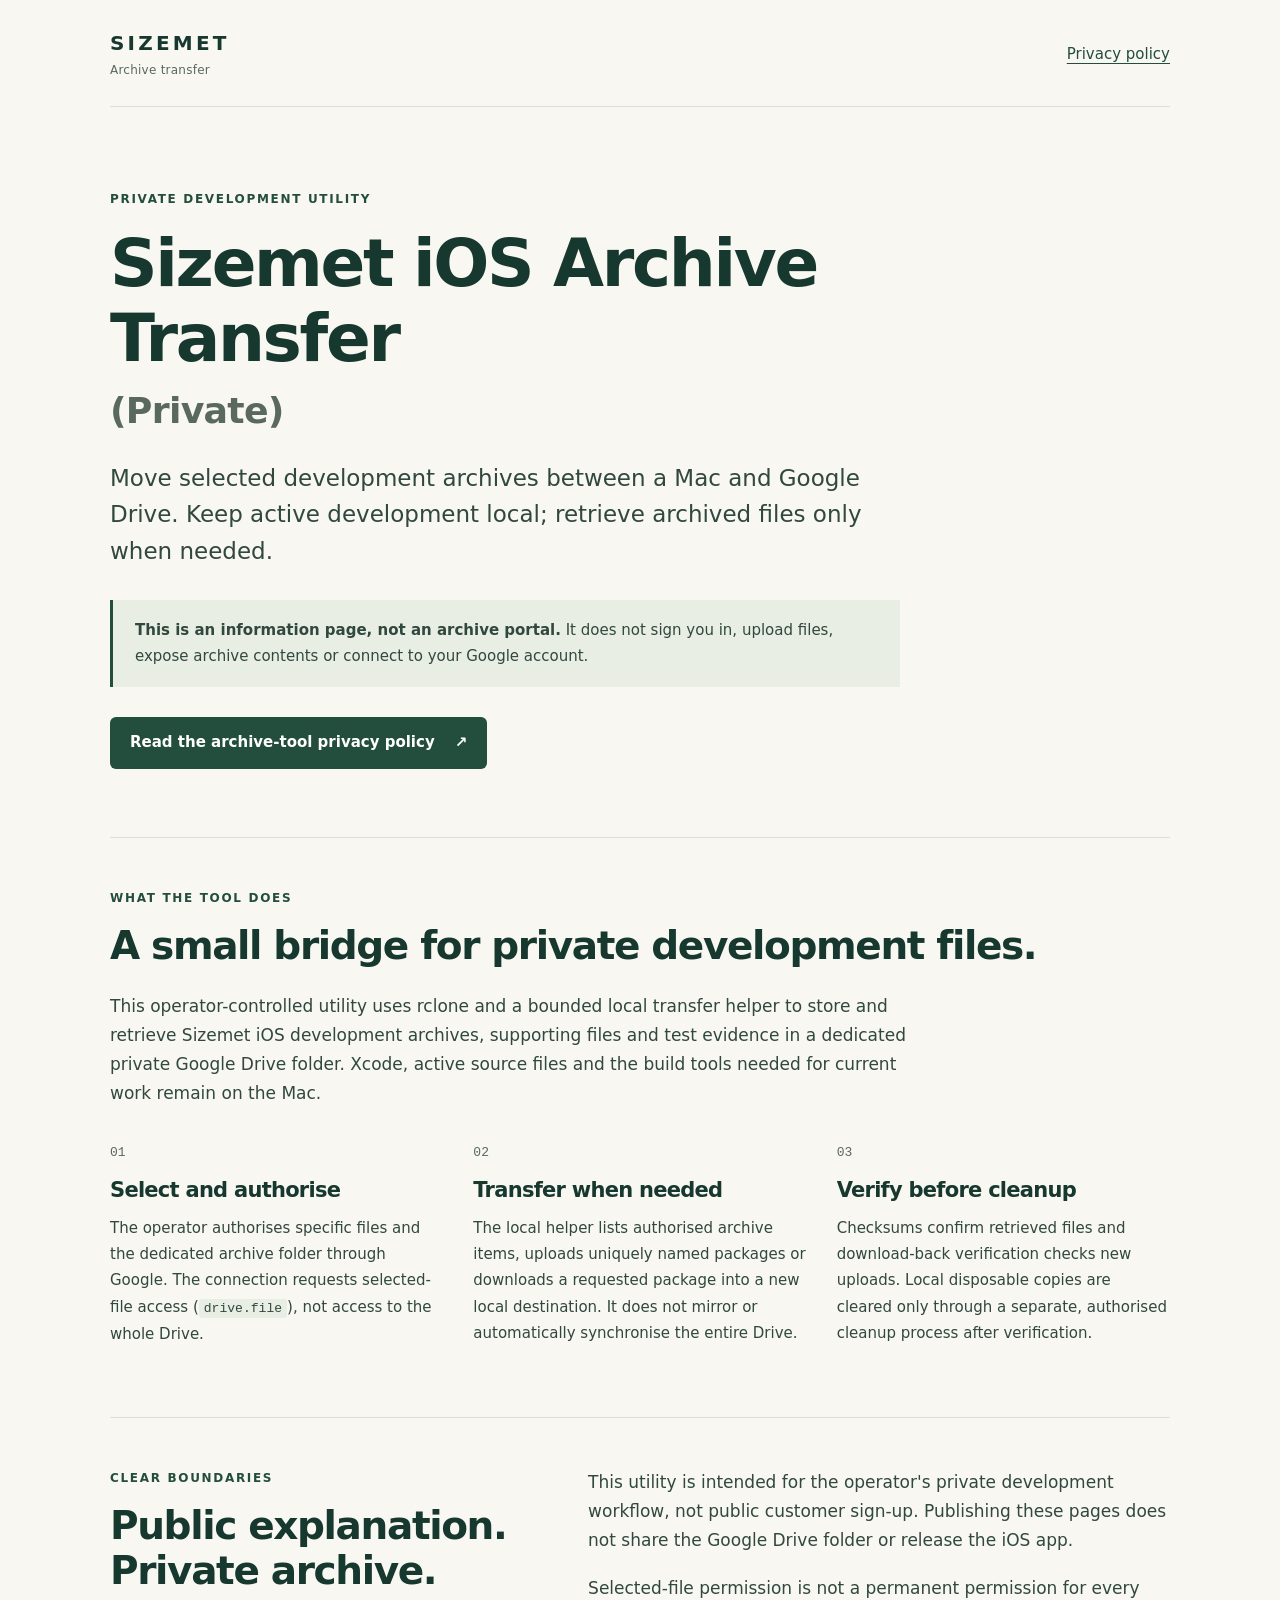
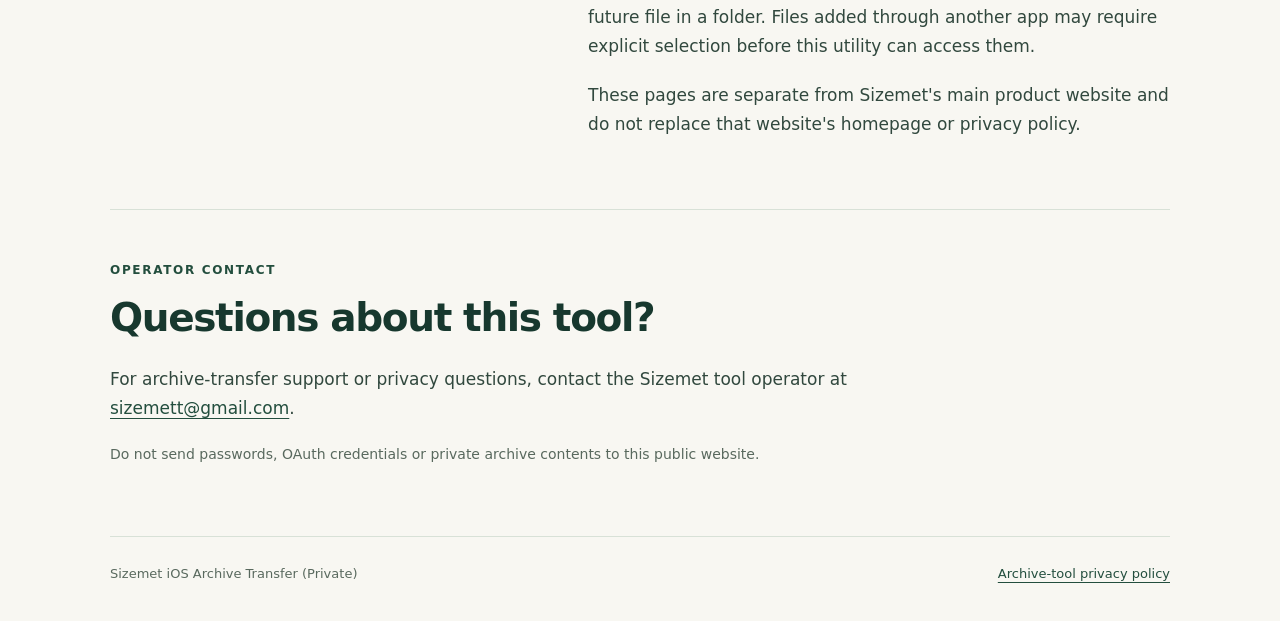
<file: index.html>
<!doctype html>
<html lang="en">
<head>
  <meta charset="utf-8">
  <meta name="viewport" content="width=device-width, initial-scale=1">
  <meta name="description" content="Information about Sizemet iOS Archive Transfer (Private), a local utility for securely transferring selected development archives to and from Google Drive.">
  <meta name="referrer" content="no-referrer">
  <title>Sizemet iOS Archive Transfer (Private)</title>
  <link rel="stylesheet" href="styles.css">
</head>
<body>
  <a class="skip-link" href="#main">Skip to content</a>
  <header class="site-header wrap">
    <a class="wordmark" href="./" aria-label="Archive-tool information page">SIZEMET <span>Archive transfer</span></a>
    <nav aria-label="Main navigation"><a href="privacy.html">Privacy policy</a></nav>
  </header>
  <main id="main" class="wrap">
    <section class="hero" aria-labelledby="page-title">
      <p class="eyebrow">Private development utility</p>
      <h1 id="page-title">Sizemet iOS Archive Transfer <span>(Private)</span></h1>
      <p class="lead">Move selected development archives between a Mac and Google Drive. Keep active development local; retrieve archived files only when needed.</p>
      <p class="notice"><strong>This is an information page, not an archive portal.</strong> It does not sign you in, upload files, expose archive contents or connect to your Google account.</p>
      <a class="button" href="privacy.html">Read the archive-tool privacy policy <span aria-hidden="true">↗</span></a>
    </section>
    <section class="section" aria-labelledby="purpose-title">
      <p class="eyebrow">What the tool does</p>
      <h2 id="purpose-title">A small bridge for private development files.</h2>
      <p>This operator-controlled utility uses rclone and a bounded local transfer helper to store and retrieve Sizemet iOS development archives, supporting files and test evidence in a dedicated private Google Drive folder. Xcode, active source files and the build tools needed for current work remain on the Mac.</p>
      <ol class="steps">
        <li><h3>Select and authorise</h3><p>The operator authorises specific files and the dedicated archive folder through Google. The connection requests selected-file access (<code>drive.file</code>), not access to the whole Drive.</p></li>
        <li><h3>Transfer when needed</h3><p>The local helper lists authorised archive items, uploads uniquely named packages or downloads a requested package into a new local destination. It does not mirror or automatically synchronise the entire Drive.</p></li>
        <li><h3>Verify before cleanup</h3><p>Checksums confirm retrieved files and download-back verification checks new uploads. Local disposable copies are cleared only through a separate, authorised cleanup process after verification.</p></li>
      </ol>
    </section>
    <section class="section boundary" aria-labelledby="boundary-title">
      <div><p class="eyebrow">Clear boundaries</p><h2 id="boundary-title">Public explanation.<br>Private archive.</h2></div>
      <div>
        <p>This utility is intended for the operator's private development workflow, not public customer sign-up. Publishing these pages does not share the Google Drive folder or release the iOS app.</p>
        <p>Selected-file permission is not a permanent permission for every future file in a folder. Files added through another app may require explicit selection before this utility can access them.</p>
        <p>These pages are separate from Sizemet's main product website and do not replace that website's homepage or privacy policy.</p>
      </div>
    </section>
    <section class="section" aria-labelledby="contact-title">
      <p class="eyebrow">Operator contact</p><h2 id="contact-title">Questions about this tool?</h2>
      <p>For archive-transfer support or privacy questions, contact the Sizemet tool operator at <a href="mailto:sizemett@gmail.com">sizemett@gmail.com</a>.</p>
      <p class="small">Do not send passwords, OAuth credentials or private archive contents to this public website.</p>
    </section>
  </main>
  <footer class="site-footer wrap"><span>Sizemet iOS Archive Transfer (Private)</span><a href="privacy.html">Archive-tool privacy policy</a></footer>
</body>
</html>
</file>
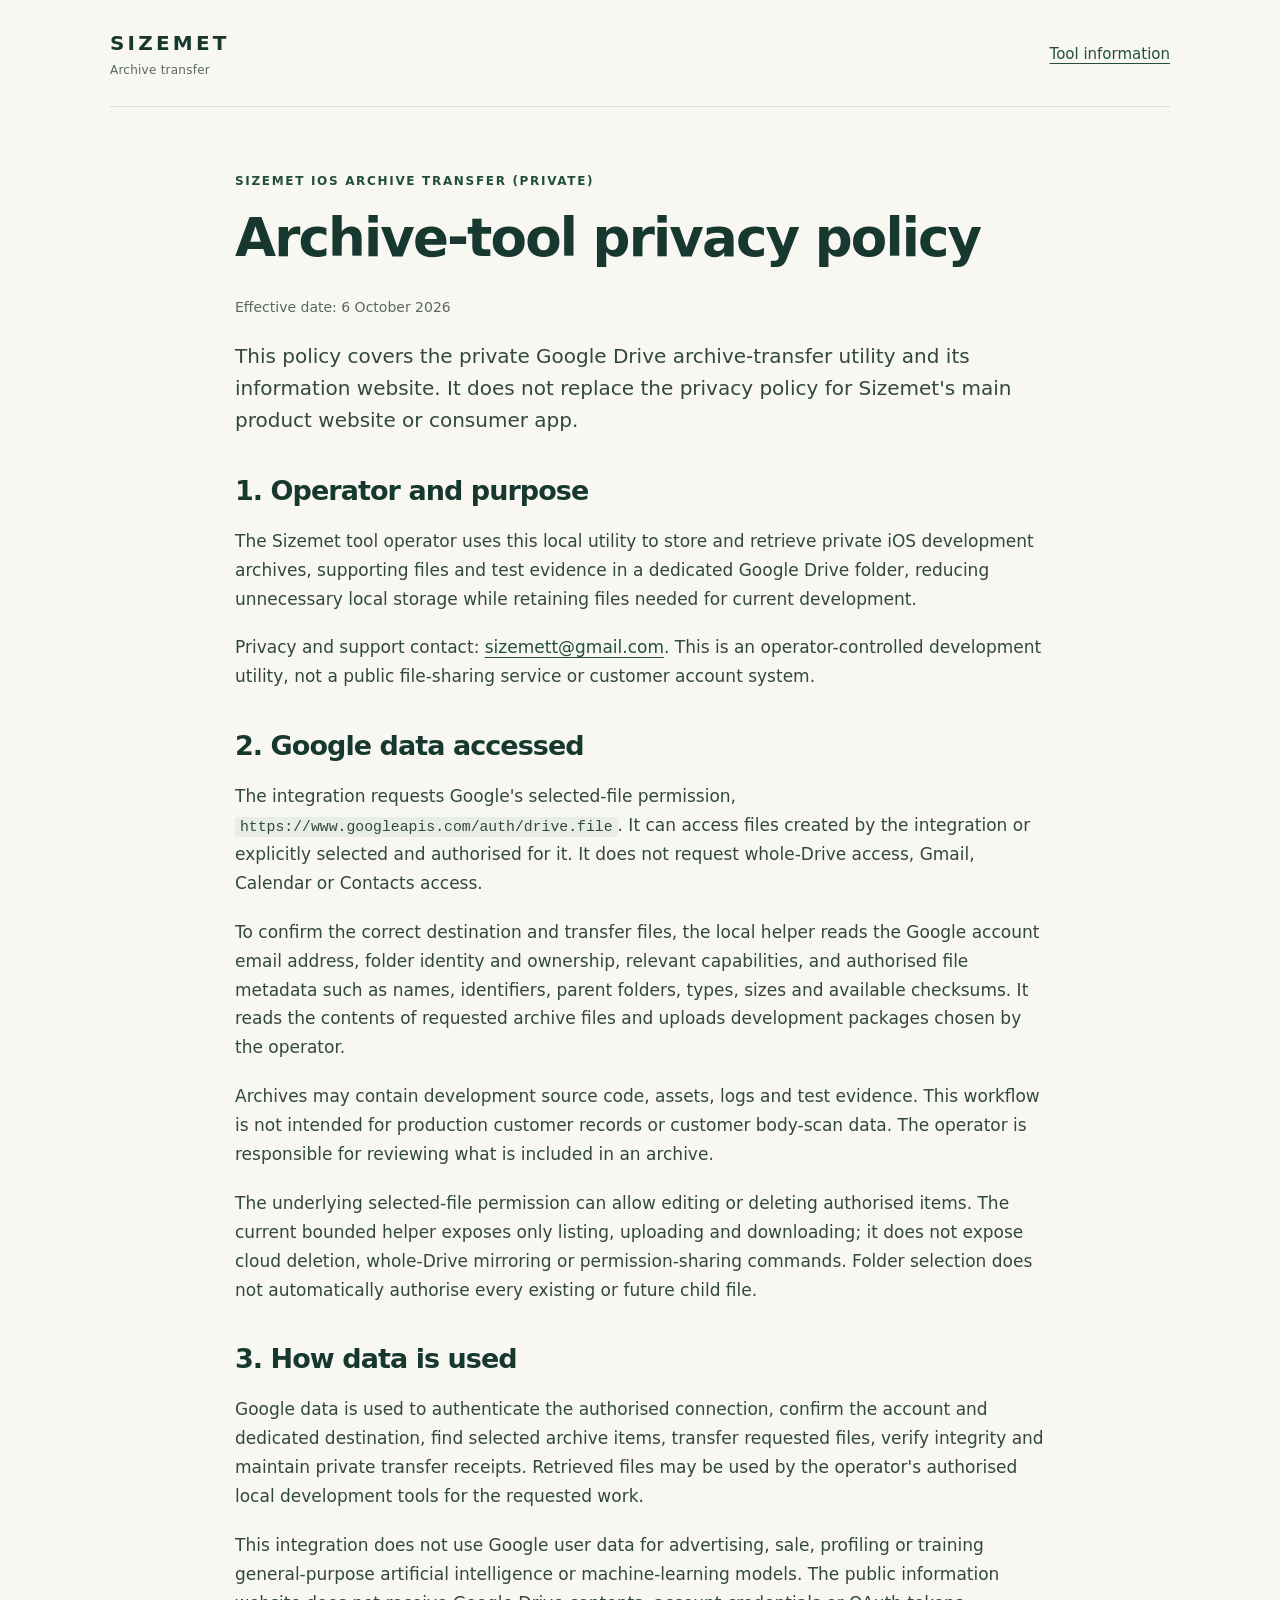
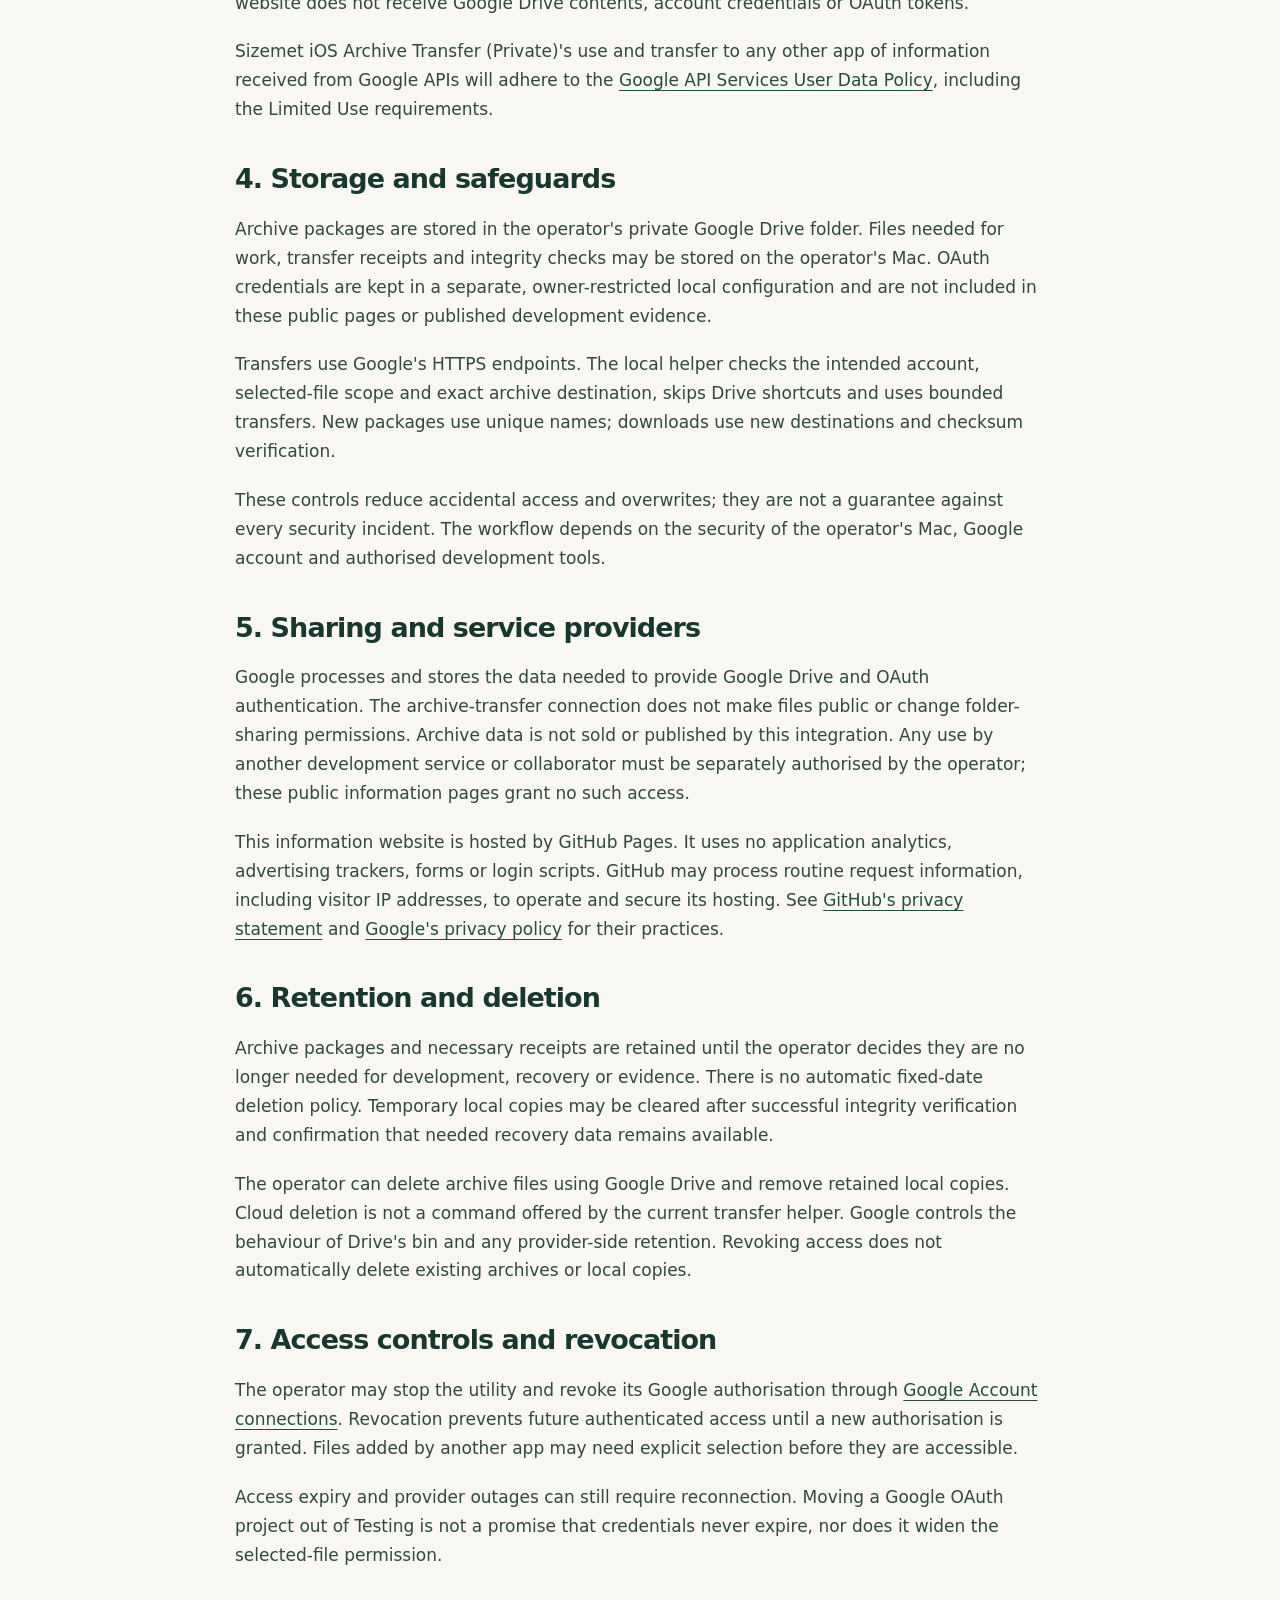
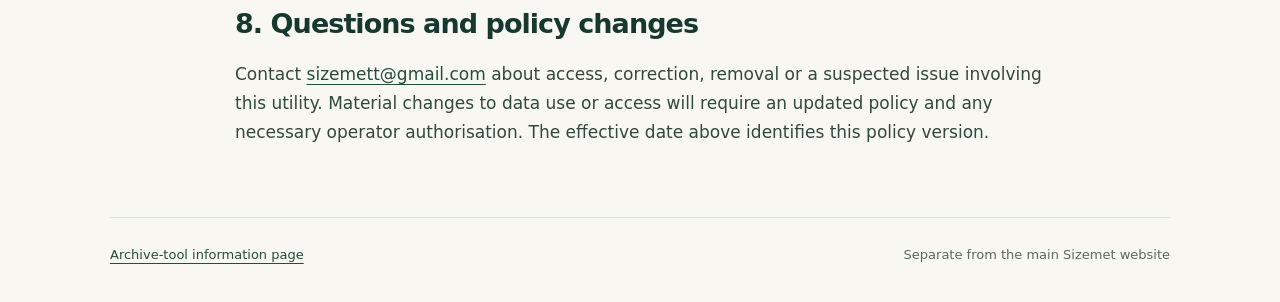
<file: privacy.html>
<!doctype html>
<html lang="en">
<head>
  <meta charset="utf-8">
  <meta name="viewport" content="width=device-width, initial-scale=1">
  <meta name="description" content="Privacy policy for Sizemet iOS Archive Transfer (Private): selected Google Drive access, local processing, archive storage, retention and revocation.">
  <meta name="referrer" content="no-referrer">
  <title>Archive-tool privacy policy | Sizemet iOS Archive Transfer (Private)</title>
  <link rel="stylesheet" href="styles.css">
</head>
<body>
  <a class="skip-link" href="#main">Skip to content</a>
  <header class="site-header wrap">
    <a class="wordmark" href="./" aria-label="Archive-tool information page">SIZEMET <span>Archive transfer</span></a>
    <nav aria-label="Main navigation"><a href="./">Tool information</a></nav>
  </header>
  <main id="main" class="wrap policy">
    <p class="eyebrow">Sizemet iOS Archive Transfer (Private)</p>
    <h1>Archive-tool privacy policy</h1>
    <p class="small">Effective date: 6 October 2026</p>
    <p class="lead">This policy covers the private Google Drive archive-transfer utility and its information website. It does not replace the privacy policy for Sizemet's main product website or consumer app.</p>
    <section aria-labelledby="operator"><h2 id="operator">1. Operator and purpose</h2>
      <p>The Sizemet tool operator uses this local utility to store and retrieve private iOS development archives, supporting files and test evidence in a dedicated Google Drive folder, reducing unnecessary local storage while retaining files needed for current development.</p>
      <p>Privacy and support contact: <a href="mailto:sizemett@gmail.com">sizemett@gmail.com</a>. This is an operator-controlled development utility, not a public file-sharing service or customer account system.</p>
    </section>
    <section aria-labelledby="access"><h2 id="access">2. Google data accessed</h2>
      <p>The integration requests Google's selected-file permission, <code>https://www.googleapis.com/auth/drive.file</code>. It can access files created by the integration or explicitly selected and authorised for it. It does not request whole-Drive access, Gmail, Calendar or Contacts access.</p>
      <p>To confirm the correct destination and transfer files, the local helper reads the Google account email address, folder identity and ownership, relevant capabilities, and authorised file metadata such as names, identifiers, parent folders, types, sizes and available checksums. It reads the contents of requested archive files and uploads development packages chosen by the operator.</p>
      <p>Archives may contain development source code, assets, logs and test evidence. This workflow is not intended for production customer records or customer body-scan data. The operator is responsible for reviewing what is included in an archive.</p>
      <p>The underlying selected-file permission can allow editing or deleting authorised items. The current bounded helper exposes only listing, uploading and downloading; it does not expose cloud deletion, whole-Drive mirroring or permission-sharing commands. Folder selection does not automatically authorise every existing or future child file.</p>
    </section>
    <section aria-labelledby="use"><h2 id="use">3. How data is used</h2>
      <p>Google data is used to authenticate the authorised connection, confirm the account and dedicated destination, find selected archive items, transfer requested files, verify integrity and maintain private transfer receipts. Retrieved files may be used by the operator's authorised local development tools for the requested work.</p>
      <p>This integration does not use Google user data for advertising, sale, profiling or training general-purpose artificial intelligence or machine-learning models. The public information website does not receive Google Drive contents, account credentials or OAuth tokens.</p>
      <p>Sizemet iOS Archive Transfer (Private)'s use and transfer to any other app of information received from Google APIs will adhere to the <a href="https://developers.google.com/terms/api-services-user-data-policy">Google API Services User Data Policy</a>, including the Limited Use requirements.</p>
    </section>
    <section aria-labelledby="storage"><h2 id="storage">4. Storage and safeguards</h2>
      <p>Archive packages are stored in the operator's private Google Drive folder. Files needed for work, transfer receipts and integrity checks may be stored on the operator's Mac. OAuth credentials are kept in a separate, owner-restricted local configuration and are not included in these public pages or published development evidence.</p>
      <p>Transfers use Google's HTTPS endpoints. The local helper checks the intended account, selected-file scope and exact archive destination, skips Drive shortcuts and uses bounded transfers. New packages use unique names; downloads use new destinations and checksum verification.</p>
      <p>These controls reduce accidental access and overwrites; they are not a guarantee against every security incident. The workflow depends on the security of the operator's Mac, Google account and authorised development tools.</p>
    </section>
    <section aria-labelledby="sharing"><h2 id="sharing">5. Sharing and service providers</h2>
      <p>Google processes and stores the data needed to provide Google Drive and OAuth authentication. The archive-transfer connection does not make files public or change folder-sharing permissions. Archive data is not sold or published by this integration. Any use by another development service or collaborator must be separately authorised by the operator; these public information pages grant no such access.</p>
      <p>This information website is hosted by GitHub Pages. It uses no application analytics, advertising trackers, forms or login scripts. GitHub may process routine request information, including visitor IP addresses, to operate and secure its hosting. See <a href="https://docs.github.com/en/site-policy/privacy-policies/github-general-privacy-statement">GitHub's privacy statement</a> and <a href="https://policies.google.com/privacy">Google's privacy policy</a> for their practices.</p>
    </section>
    <section aria-labelledby="retention"><h2 id="retention">6. Retention and deletion</h2>
      <p>Archive packages and necessary receipts are retained until the operator decides they are no longer needed for development, recovery or evidence. There is no automatic fixed-date deletion policy. Temporary local copies may be cleared after successful integrity verification and confirmation that needed recovery data remains available.</p>
      <p>The operator can delete archive files using Google Drive and remove retained local copies. Cloud deletion is not a command offered by the current transfer helper. Google controls the behaviour of Drive's bin and any provider-side retention. Revoking access does not automatically delete existing archives or local copies.</p>
    </section>
    <section aria-labelledby="control"><h2 id="control">7. Access controls and revocation</h2>
      <p>The operator may stop the utility and revoke its Google authorisation through <a href="https://myaccount.google.com/connections">Google Account connections</a>. Revocation prevents future authenticated access until a new authorisation is granted. Files added by another app may need explicit selection before they are accessible.</p>
      <p>Access expiry and provider outages can still require reconnection. Moving a Google OAuth project out of Testing is not a promise that credentials never expire, nor does it widen the selected-file permission.</p>
    </section>
    <section aria-labelledby="changes"><h2 id="changes">8. Questions and policy changes</h2>
      <p>Contact <a href="mailto:sizemett@gmail.com">sizemett@gmail.com</a> about access, correction, removal or a suspected issue involving this utility. Material changes to data use or access will require an updated policy and any necessary operator authorisation. The effective date above identifies this policy version.</p>
    </section>
  </main>
  <footer class="site-footer wrap"><a href="./">Archive-tool information page</a><span>Separate from the main Sizemet website</span></footer>
</body>
</html>
</file>
<file: styles.css>
:root{color-scheme:light;--paper:#f8f7f2;--ink:#17382e;--body:#31483e;--muted:#59695e;--line:#d8e1d7;--soft:#e9eee5;--accent:#234e3e}
*{box-sizing:border-box}
html{scroll-behavior:smooth}
body{margin:0;background:var(--paper);color:var(--body);font-family:ui-sans-serif,system-ui,-apple-system,BlinkMacSystemFont,"Segoe UI",sans-serif;font-size:17px;line-height:1.7}
.wrap{width:min(1060px,calc(100% - 48px));margin-inline:auto}
a{color:var(--accent);text-underline-offset:4px;text-decoration-thickness:1px}
a:hover{text-decoration-thickness:2px}
a:focus-visible{outline:3px solid #496c24;outline-offset:5px;border-radius:2px}
.skip-link{position:absolute;left:24px;top:-100px;padding:8px 16px;background:white;z-index:1}
.skip-link:focus{top:12px}
.site-header{display:flex;justify-content:space-between;align-items:center;gap:24px;padding-block:26px;border-bottom:1px solid var(--line)}
.wordmark{font-weight:800;letter-spacing:.16em;font-size:20px;text-decoration:none;color:var(--ink)}
.wordmark span{display:block;font-size:12px;letter-spacing:.02em;font-weight:500;color:var(--muted)}
nav a{font-size:15px}
.hero{max-width:900px;padding:82px 0 68px}
.eyebrow{margin:0 0 16px;text-transform:uppercase;font-size:12px;letter-spacing:.14em;font-weight:700;color:var(--accent)}
h1,h2,h3{color:var(--ink);line-height:1.14;letter-spacing:-.035em}
h1{font-size:clamp(36px,5.5vw,66px);font-weight:650;margin:0 0 28px}
h1 span{display:block;font-size:.55em;letter-spacing:-.02em;margin-top:14px;color:var(--muted)}
h2{font-size:clamp(27px,3.4vw,39px);font-weight:620;margin:0 0 24px}
h3{font-size:21px;font-weight:650;margin:0 0 12px}
p{margin:0 0 20px}
.lead{font-size:clamp(19px,2.2vw,23px);line-height:1.6;max-width:790px}
.notice{font-size:15px;padding:18px 22px;background:var(--soft);border-left:3px solid var(--accent);max-width:790px;margin:30px 0}
.button{display:inline-flex;align-items:center;justify-content:space-between;gap:20px;background:var(--accent);color:white;border-radius:6px;padding:13px 20px;font-size:15px;font-weight:600;text-decoration:none;min-height:48px}
.button:hover{background:var(--ink)}
.section{padding:50px 0;border-top:1px solid var(--line)}
.section>p{max-width:810px}
.steps{padding:0;list-style:none;counter-reset:step;display:grid;grid-template-columns:repeat(3,1fr);gap:30px;margin:34px 0 0}
.steps li{counter-increment:step}
.steps li::before{content:"0" counter(step);display:block;margin-bottom:15px;font-family:ui-monospace,monospace;font-size:13px;color:var(--muted)}
.steps p{font-size:15px;line-height:1.75}
.boundary{display:grid;grid-template-columns:.85fr 1.15fr;gap:48px}
code{overflow-wrap:anywhere;font-size:.87em;background:var(--soft);padding:2px 5px;border-radius:3px}
.small{font-size:14px;color:var(--muted)}
.site-footer{display:flex;justify-content:space-between;gap:22px;border-top:1px solid var(--line);padding:26px 0 36px;font-size:13px;color:var(--muted)}
.policy{max-width:810px;padding:64px 0 50px}
.policy h1{font-size:clamp(36px,5vw,53px)}
.policy h2{font-size:27px;margin-top:40px;margin-bottom:20px}
.policy .lead{font-size:20px}
@media(max-width:700px){.wrap{width:calc(100% - 36px)}.hero{padding:50px 0 42px}.section{padding:36px 0}.steps{grid-template-columns:1fr;gap:12px}.boundary{grid-template-columns:1fr;gap:4px}.site-footer{flex-direction:column;gap:12px}.site-header{gap:12px}.wordmark{font-size:18px}nav a{font-size:14px}.policy{padding-top:42px}.button{font-size:14px;padding:12px 16px}}
@media(prefers-reduced-motion:reduce){html{scroll-behavior:auto}}
@media print{body{background:white;font-size:11pt}.site-header,.button,.skip-link{display:none}.wrap{width:100%;max-width:none}.hero,.policy{padding:0}.section{padding:18px 0}.steps,.boundary{display:block}a{color:inherit}.site-footer{padding:15px 0}}
</file>
